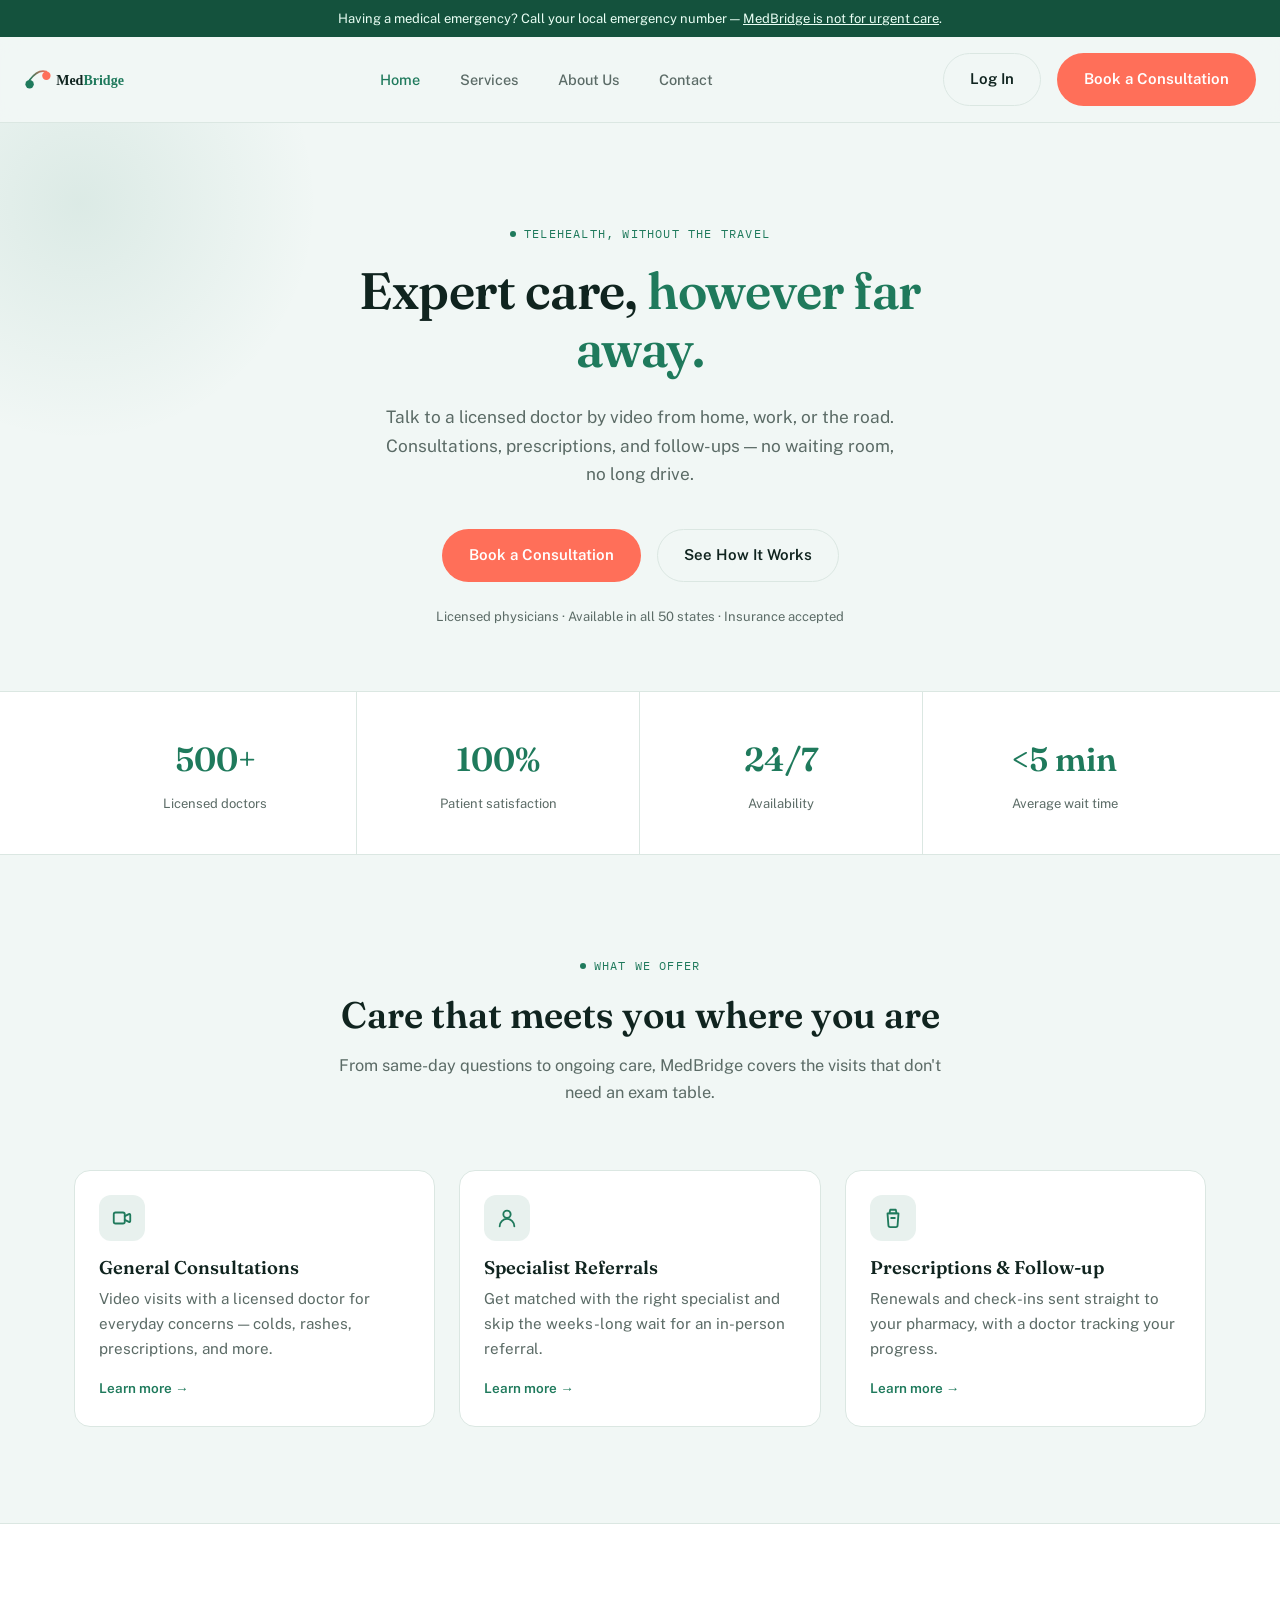
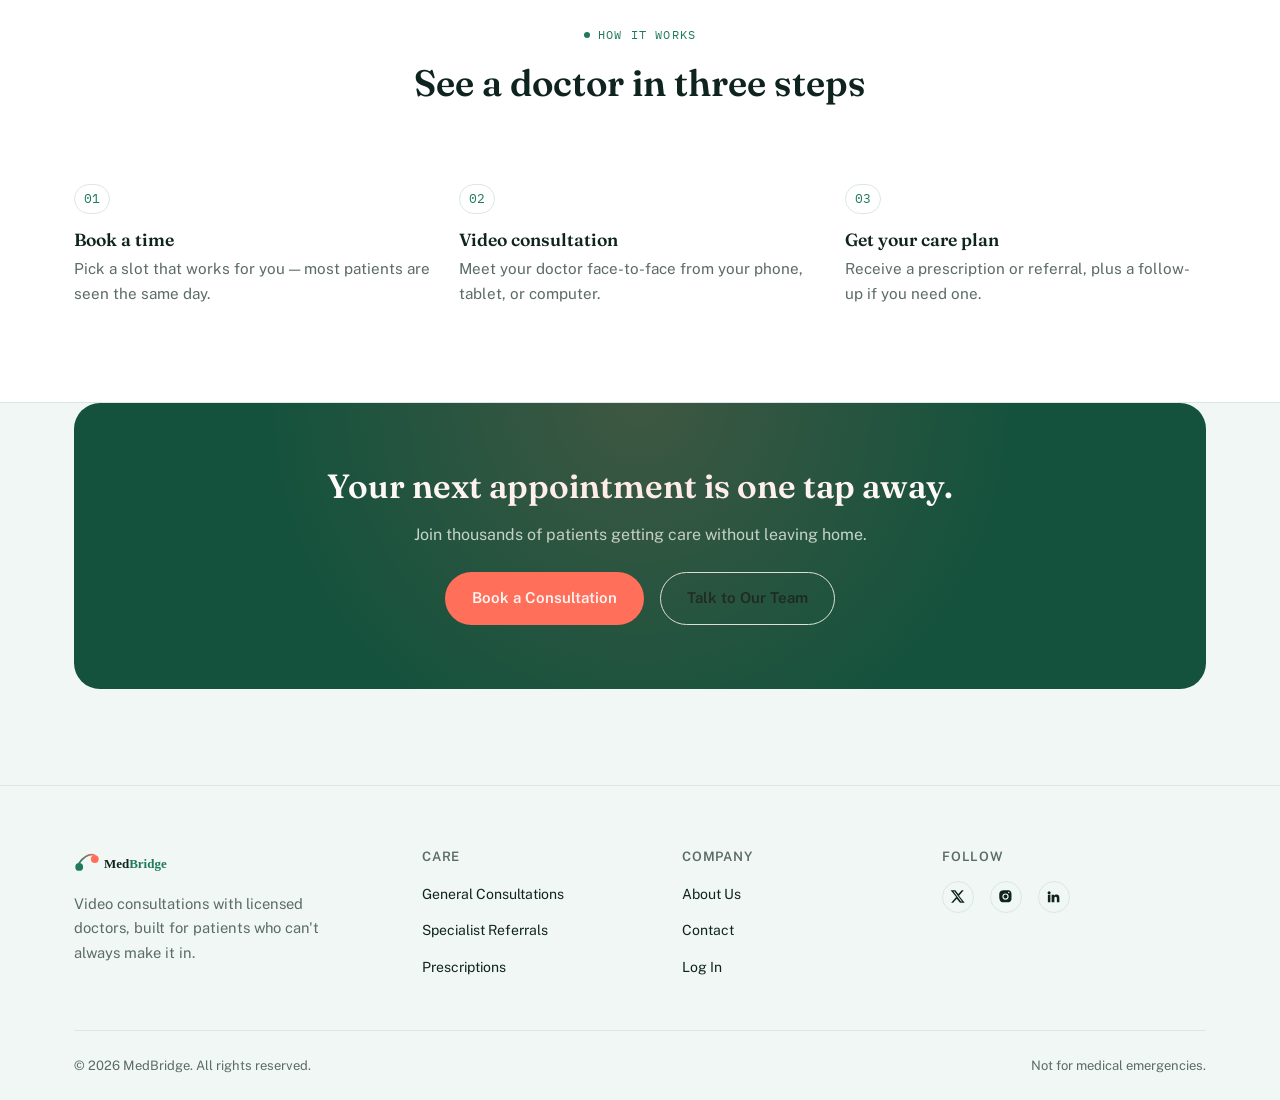
<file: MEDBRIDGE/index.html>
<!DOCTYPE html>
<html lang="en">
<head>
<meta charset="UTF-8">
<meta name="viewport" content="width=device-width, initial-scale=1.0">
<title>MedBridge — Expert Care, However Far Away</title>
<meta name="description" content="MedBridge connects patients with licensed doctors for video consultations, prescriptions, and follow-up care from anywhere.">
<link rel="icon" href="assets/logo.svg" type="image/svg+xml">
<link rel="preconnect" href="https://fonts.googleapis.com">
<link href="https://fonts.googleapis.com/css2?family=Fraunces:wght@500;600&family=Public+Sans:wght@400;500;600&family=IBM+Plex+Mono:wght@500;600&display=swap" rel="stylesheet">
<link rel="stylesheet" href="css/style.css">
</head>
<body>

<div class="notice-strip">
  Having a medical emergency? Call your local emergency number — <a href="contact.html">MedBridge is not for urgent care</a>.
</div>

<!-- ============ HEADER ============ -->
<header class="site-header">
  <nav class="nav" id="siteNav">
    <a href="index.html" class="nav-logo" aria-label="MedBridge home">
      <img src="assets/logo.svg" alt="MedBridge logo">
    </a>

    <ul class="nav-links">
      <li><a href="index.html" aria-current="page">Home</a></li>
      <li><a href="services.html">Services</a></li>
      <li><a href="about.html">About Us</a></li>
      <li><a href="contact.html">Contact</a></li>
    </ul>

    <div class="nav-actions">
      <a href="login.html" class="btn btn-ghost">Log In</a>
      <a href="signup.html" class="btn btn-primary">Book a Consultation</a>
    </div>

    <button class="nav-toggle" id="navToggle" aria-label="Toggle menu" aria-expanded="false" aria-controls="siteNav">
      <svg width="18" height="18" viewBox="0 0 24 24" fill="none" stroke="currentColor" stroke-width="2"><line x1="3" y1="6" x2="21" y2="6"/><line x1="3" y1="12" x2="21" y2="12"/><line x1="3" y1="18" x2="21" y2="18"/></svg>
    </button>
  </nav>
</header>

<main>
  <!-- ============ HERO ============ -->
  <section class="hero">
    <div class="wrap hero-centered">
      <div class="hero-copy">
        <span class="eyebrow">Telehealth, without the travel</span>
        <h1>Expert care, <span class="accent">however far away.</span></h1>
        <p class="hero-sub">
          Talk to a licensed doctor by video from home, work, or the road. Consultations,
          prescriptions, and follow-ups — no waiting room, no long drive.
        </p>
        <div class="hero-actions">
          <a href="signup.html" class="btn btn-primary">Book a Consultation</a>
          <a href="#how-it-works" class="btn btn-ghost">See How It Works</a>
        </div>
        <p class="hero-note">Licensed physicians · Available in all 50 states · Insurance accepted</p>
      </div>
    </div>
  </section>

  <!-- ============ STAT ============ -->
  <section class="stat-strip">
    <div class="wrap stat-grid">
      <div class="stat"><div class="stat-num">500+</div><div class="stat-label">Licensed doctors</div></div>
      <div class="stat"><div class="stat-num">100%</div><div class="stat-label">Patient satisfaction</div></div>
      <div class="stat"><div class="stat-num">24/7</div><div class="stat-label">Availability</div></div>
      <div class="stat"><div class="stat-num">&lt;5 min</div><div class="stat-label">Average wait time</div></div>
    </div>
  </section>

  <!-- ============ SERVICES PREVIEW ============ -->
  <section class="section" id="services">
    <div class="wrap">
      <div class="section-head">
        <span class="eyebrow">What we offer</span>
        <h2>Care that meets you where you are</h2>
        <p>From same-day questions to ongoing care, MedBridge covers the visits that don't need an exam table.</p>
      </div>

      <div class="card-grid">
        <article class="service-card">
          <div class="service-icon">
            <svg viewBox="0 0 24 24" fill="none" stroke-width="2" stroke-linecap="round" stroke-linejoin="round"><path d="M15 10l4.55-2.28A1 1 0 0 1 21 8.62v6.76a1 1 0 0 1-1.45.9L15 14"/><rect x="3" y="6" width="12" height="12" rx="2"/></svg>
          </div>
          <h3>General Consultations</h3>
          <p>Video visits with a licensed doctor for everyday concerns — colds, rashes, prescriptions, and more.</p>
          <a href="services.html" class="service-link">Learn more →</a>
        </article>

        <article class="service-card">
          <div class="service-icon">
            <svg viewBox="0 0 24 24" fill="none" stroke-width="2" stroke-linecap="round" stroke-linejoin="round"><circle cx="12" cy="8" r="4"/><path d="M4 21c0-4.4 3.6-8 8-8s8 3.6 8 8"/></svg>
          </div>
          <h3>Specialist Referrals</h3>
          <p>Get matched with the right specialist and skip the weeks-long wait for an in-person referral.</p>
          <a href="services.html" class="service-link">Learn more →</a>
        </article>

        <article class="service-card">
          <div class="service-icon">
            <svg viewBox="0 0 24 24" fill="none" stroke-width="2" stroke-linecap="round" stroke-linejoin="round"><path d="M9 3h6l1 4H8l1-4z"/><path d="M6 7h12l-1 13a2 2 0 0 1-2 2H9a2 2 0 0 1-2-2L6 7z"/><path d="M10 12h4"/></svg>
          </div>
          <h3>Prescriptions &amp; Follow-up</h3>
          <p>Renewals and check-ins sent straight to your pharmacy, with a doctor tracking your progress.</p>
          <a href="services.html" class="service-link">Learn more →</a>
        </article>
      </div>
    </div>
  </section>

  <!-- ============ HOW IT WORKS ============ -->
  <section class="section" id="how-it-works" style="background:var(--panel); border-top:1px solid var(--line); border-bottom:1px solid var(--line);">
    <div class="wrap">
      <div class="section-head">
        <span class="eyebrow">How it works</span>
        <h2>See a doctor in three steps</h2>
      </div>

      <div class="steps">
        <div class="step">
          <span class="step-index">01</span>
          <h3>Book a time</h3>
          <p>Pick a slot that works for you — most patients are seen the same day.</p>
        </div>
        <div class="step">
          <span class="step-index">02</span>
          <h3>Video consultation</h3>
          <p>Meet your doctor face-to-face from your phone, tablet, or computer.</p>
        </div>
        <div class="step">
          <span class="step-index">03</span>
          <h3>Get your care plan</h3>
          <p>Receive a prescription or referral, plus a follow-up if you need one.</p>
        </div>
      </div>
    </div>
  </section>

  <!-- ============ CTA BANNER ============ -->
  <section class="section" style="padding-top:0;">
    <div class="wrap">
      <div class="cta-banner">
        <h2>Your next appointment is one tap away.</h2>
        <p>Join thousands of patients getting care without leaving home.</p>
        <div class="hero-actions">
          <a href="signup.html" class="btn btn-primary">Book a Consultation</a>
          <a href="contact.html" class="btn btn-ghost">Talk to Our Team</a>
        </div>
      </div>
    </div>
  </section>
</main>

<!-- ============ FOOTER ============ -->
<footer class="site-footer">
  <div class="wrap">
    <div class="footer-grid">
      <div class="footer-brand">
        <img src="assets/logo.svg" alt="MedBridge logo" style="height:26px;">
        <p>Video consultations with licensed doctors, built for patients who can't always make it in.</p>
      </div>

      <div class="footer-col">
        <h4>Care</h4>
        <ul>
          <li><a href="services.html">General Consultations</a></li>
          <li><a href="services.html">Specialist Referrals</a></li>
          <li><a href="services.html">Prescriptions</a></li>
        </ul>
      </div>

      <div class="footer-col">
        <h4>Company</h4>
        <ul>
          <li><a href="about.html">About Us</a></li>
          <li><a href="contact.html">Contact</a></li>
          <li><a href="login.html">Log In</a></li>
        </ul>
      </div>

      <div class="footer-col">
        <h4>Follow</h4>
        <div class="social-row">
          <a href="#" aria-label="Twitter / X"><svg viewBox="0 0 24 24" fill="currentColor"><path d="M18.9 2H22l-7.6 8.7L23.5 22H16l-5.2-6.4L4.9 22H1.8l8.1-9.3L1 2h7.6l4.7 5.9L18.9 2zm-1.3 18h1.7L7.3 4H5.5l12.1 16z"/></svg></a>
          <a href="#" aria-label="Instagram"><svg viewBox="0 0 24 24" fill="currentColor"><path d="M12 2c2.7 0 3.1 0 4.1.06 1 .05 1.7.2 2.3.45.6.25 1.1.6 1.6 1.1.5.5.85 1 1.1 1.6.24.6.4 1.3.45 2.3.06 1 .06 1.4.06 4.1s0 3.1-.06 4.1c-.05 1-.21 1.7-.45 2.3a4.6 4.6 0 0 1-1.1 1.6 4.6 4.6 0 0 1-1.6 1.1c-.6.24-1.3.4-2.3.45-1 .06-1.4.06-4.1.06s-3.1 0-4.1-.06c-1-.05-1.7-.21-2.3-.45a4.6 4.6 0 0 1-1.6-1.1 4.6 4.6 0 0 1-1.1-1.6c-.24-.6-.4-1.3-.45-2.3C2 15.1 2 14.7 2 12s0-3.1.06-4.1c.05-1 .21-1.7.45-2.3.25-.6.6-1.1 1.1-1.6.5-.5 1-.85 1.6-1.1.6-.24 1.3-.4 2.3-.45C8.9 2 9.3 2 12 2zm0 5a5 5 0 1 0 0 10 5 5 0 0 0 0-10zm0 8.2a3.2 3.2 0 1 1 0-6.4 3.2 3.2 0 0 1 0 6.4zm5.2-8.4a1.2 1.2 0 1 0 0-2.4 1.2 1.2 0 0 0 0 2.4z"/></svg></a>
          <a href="#" aria-label="LinkedIn"><svg viewBox="0 0 24 24" fill="currentColor"><path d="M4.98 3.5a2.5 2.5 0 1 1 0 5 2.5 2.5 0 0 1 0-5zM3 9h4v12H3zM9 9h3.8v1.7h.05c.53-1 1.83-2.05 3.77-2.05 4.03 0 4.78 2.65 4.78 6.1V21h-4v-5.6c0-1.34-.02-3.06-1.87-3.06-1.87 0-2.16 1.46-2.16 2.96V21H9z"/></svg></a>
        </div>
      </div>
    </div>

    <div class="footer-bottom">
      <span>&copy; 2026 MedBridge. All rights reserved.</span>
      <span>Not for medical emergencies.</span>
    </div>
  </div>
</footer>

<script>
  const navToggle = document.getElementById('navToggle');
  const nav = document.getElementById('siteNav');
  navToggle.addEventListener('click', () => {
    const isOpen = nav.classList.toggle('open');
    navToggle.setAttribute('aria-expanded', isOpen);
  });
</script>

</body>
</html>
</file>
<file: MEDBRIDGE/css/style.css>
/* =========================================================
   MedBridge — Telemedicine Landing Page Stylesheet
   ========================================================= */

:root {
  /* Color */
  --bg: #f1f7f5;
  --panel: #ffffff;
  --panel-2: #eaf3ef;
  --line: #dbe7e2;
  --ink: #10241f;
  --ink-muted: #5b6b66;
  --teal: #1f7a5c;
  --teal-dark: #14523d;
  --teal-soft: rgba(31, 122, 92, 0.1);
  --coral: #ff6f59;
  --coral-soft: rgba(255, 111, 89, 0.12);

  /* Type */
  --font-display: 'Fraunces', Georgia, serif;
  --font-body: 'Public Sans', -apple-system, BlinkMacSystemFont, 'Segoe UI', sans-serif;
  --font-mono: 'IBM Plex Mono', 'Courier New', monospace;

  /* Layout */
  --max-width: 1180px;
  --radius-sm: 10px;
  --radius-md: 16px;
  --radius-lg: 26px;
  --space-1: 8px;
  --space-2: 16px;
  --space-3: 24px;
  --space-4: 40px;
  --space-5: 64px;
  --space-6: 96px;
}

*, *::before, *::after { box-sizing: border-box; }
html { scroll-behavior: smooth; }
body {
  margin: 0;
  background: var(--bg);
  color: var(--ink);
  font-family: var(--font-body);
  font-size: 16px;
  line-height: 1.65;
  -webkit-font-smoothing: antialiased;
}
img { max-width: 100%; display: block; }
a { color: inherit; text-decoration: none; }
ul { list-style: none; margin: 0; padding: 0; }
h1, h2, h3, h4 { font-family: var(--font-display); margin: 0; line-height: 1.15; font-weight: 600; }
p { margin: 0; }
button { font-family: inherit; cursor: pointer; }

a:focus-visible, button:focus-visible, input:focus-visible {
  outline: 2px solid var(--teal);
  outline-offset: 3px;
  border-radius: 4px;
}

@media (prefers-reduced-motion: reduce) {
  html { scroll-behavior: auto; }
  * { animation-duration: 0.001ms !important; transition-duration: 0.001ms !important; }
}

.wrap { max-width: var(--max-width); margin: 0 auto; padding: 0 var(--space-3); }

.eyebrow {
  display: inline-flex;
  align-items: center;
  gap: 8px;
  font-family: var(--font-mono);
  font-size: 12px;
  letter-spacing: 0.1em;
  text-transform: uppercase;
  color: var(--teal);
}
.eyebrow::before {
  content: "";
  width: 6px; height: 6px;
  border-radius: 50%;
  background: var(--teal);
}

.btn {
  display: inline-flex;
  align-items: center;
  justify-content: center;
  gap: 8px;
  padding: 13px 26px;
  border-radius: 999px;
  font-weight: 600;
  font-size: 15px;
  border: 1px solid transparent;
  transition: transform 0.15s ease, background 0.15s ease, border-color 0.15s ease;
}
.btn:hover { transform: translateY(-1px); }
.btn-primary { background: var(--coral); color: #fff; }
.btn-primary:hover { background: #ff5c42; }
.btn-ghost { background: transparent; border-color: var(--line); color: var(--ink); }
.btn-ghost:hover { border-color: var(--teal); color: var(--teal); }

/* ---------- Header ---------- */
.site-header {
  position: sticky;
  top: 0;
  z-index: 50;
  background: rgba(241, 247, 245, 0.9);
  backdrop-filter: blur(10px);
  border-bottom: 1px solid var(--line);
}
.nav {
  display: flex;
  align-items: center;
  justify-content: space-between;
  padding: var(--space-2) var(--space-3);
}
.nav-logo img { height: 28px; width: auto; }
.nav-links { display: flex; align-items: center; gap: var(--space-4); }
.nav-links a { font-size: 14.5px; font-weight: 500; color: var(--ink-muted); transition: color 0.15s ease; }
.nav-links a:hover, .nav-links a[aria-current="page"] { color: var(--teal); }
.nav-actions { display: flex; align-items: center; gap: var(--space-2); }
.nav-toggle {
  display: none;
  background: none;
  border: 1px solid var(--line);
  border-radius: var(--radius-sm);
  padding: 8px 10px;
  color: var(--ink);
}

/* ---------- Emergency notice strip ---------- */
.notice-strip {
  background: var(--teal-dark);
  color: #eafff5;
  font-size: 13px;
  text-align: center;
  padding: 8px var(--space-3);
}
.notice-strip a { text-decoration: underline; }

/* ---------- Hero ---------- */
.hero { padding: var(--space-6) 0 var(--space-5); position: relative; overflow: hidden; }
.hero::before {
  content: "";
  position: absolute;
  top: -160px; left: -160px;
  width: 480px; height: 480px;
  background: radial-gradient(circle, var(--teal-soft) 0%, transparent 70%);
  pointer-events: none;
}
.hero-grid { display: grid; grid-template-columns: 1.1fr 0.9fr; gap: var(--space-5); align-items: center; position: relative; }
.hero-centered { max-width: 680px; text-align: center; position: relative; }
.hero-centered .hero-sub { margin-left: auto; margin-right: auto; }
.hero-centered .hero-actions { justify-content: center; }
.hero h1 { font-size: clamp(2.3rem, 4vw, 3.4rem); margin: var(--space-2) 0 var(--space-3); letter-spacing: -0.01em; }
.hero h1 .accent { color: var(--teal); }
.hero-sub { color: var(--ink-muted); font-size: 1.08rem; max-width: 48ch; margin-bottom: var(--space-4); }
.hero-actions { display: flex; gap: var(--space-2); flex-wrap: wrap; }
.hero-note { margin-top: var(--space-3); font-size: 13px; color: var(--ink-muted); }

/* Signature element: consultation call card */
.call-card {
  background: var(--panel);
  border: 1px solid var(--line);
  border-radius: var(--radius-lg);
  padding: var(--space-3);
  box-shadow: 0 20px 40px -24px rgba(16, 36, 31, 0.25);
}
.call-preview {
  background: var(--teal-dark);
  border-radius: var(--radius-md);
  aspect-ratio: 4 / 3;
  position: relative;
  overflow: hidden;
  display: flex;
  align-items: flex-end;
  padding: var(--space-2);
}
.call-preview::before {
  content: "";
  position: absolute; inset: 0;
  background: radial-gradient(circle at 30% 20%, rgba(255,255,255,0.12), transparent 55%);
}
.call-avatar {
  width: 64px; height: 64px;
  border-radius: 50%;
  background: linear-gradient(135deg, var(--coral), #ffb199);
  border: 3px solid rgba(255,255,255,0.25);
}
.call-tag {
  position: absolute; top: var(--space-2); left: var(--space-2);
  background: rgba(0,0,0,0.35);
  color: #fff; font-family: var(--font-mono); font-size: 11px;
  padding: 4px 10px; border-radius: 999px;
  display: flex; align-items: center; gap: 6px;
}
.call-tag::before {
  content: ""; width: 6px; height: 6px; border-radius: 50%;
  background: #4dffb0; animation: pulse 1.6s ease-in-out infinite;
}
@keyframes pulse {
  0%, 100% { opacity: 1; } 50% { opacity: 0.4; }
}
.call-meta { color: #eafff5; font-size: 13px; position: relative; }
.call-meta strong { display: block; font-family: var(--font-display); font-size: 16px; font-weight: 600; }

.call-details { margin-top: var(--space-2); }
.call-row {
  display: flex; justify-content: space-between; align-items: center;
  padding: 9px 2px; border-bottom: 1px dashed var(--line);
  font-size: 13.5px;
}
.call-row:last-child { border-bottom: none; }
.call-row .label { color: var(--ink-muted); }
.call-row .value { font-family: var(--font-mono); font-weight: 600; color: var(--teal); }

/* ---------- Stat strip ---------- */
.stat-strip { border-top: 1px solid var(--line); border-bottom: 1px solid var(--line); background: var(--panel); }
.stat-grid { display: grid; grid-template-columns: repeat(4, 1fr); }
.stat { padding: var(--space-4) var(--space-3); text-align: center; border-right: 1px solid var(--line); }
.stat:last-child { border-right: none; }
.stat-num { font-family: var(--font-display); font-size: clamp(1.6rem, 2.6vw, 2.1rem); font-weight: 600; color: var(--teal); }
.stat-label { margin-top: 6px; font-size: 13px; color: var(--ink-muted); }

/* ---------- Section shell ---------- */
.section { padding: var(--space-6) 0; }
.section-head { max-width: 640px; margin: 0 auto var(--space-5); text-align: center; }
.section-head h2 { font-size: clamp(1.8rem, 3vw, 2.3rem); margin: var(--space-2) 0 var(--space-2); }
.section-head p { color: var(--ink-muted); font-size: 1.02rem; }

/* ---------- Services ---------- */
.card-grid { display: grid; grid-template-columns: repeat(3, 1fr); gap: var(--space-3); }
.service-card {
  background: var(--panel);
  border: 1px solid var(--line);
  border-radius: var(--radius-md);
  padding: var(--space-3);
  transition: border-color 0.2s ease, transform 0.2s ease;
}
.service-card:hover { border-color: var(--teal); transform: translateY(-3px); }
.service-icon {
  width: 46px; height: 46px; border-radius: 12px;
  background: var(--teal-soft);
  display: flex; align-items: center; justify-content: center;
  margin-bottom: var(--space-2);
}
.service-icon svg { width: 22px; height: 22px; stroke: var(--teal); }
.service-card h3 { font-size: 1.15rem; margin-bottom: 8px; }
.service-card p { color: var(--ink-muted); font-size: 0.95rem; }
.service-link { display: inline-flex; align-items: center; gap: 6px; margin-top: var(--space-2); font-size: 13.5px; font-weight: 600; color: var(--teal); }

/* ---------- How it works ---------- */
.steps { display: grid; grid-template-columns: repeat(3, 1fr); gap: var(--space-3); }
.step { position: relative; padding-top: var(--space-2); }
.step-index {
  font-family: var(--font-mono); font-size: 13px; color: var(--teal);
  border: 1px solid var(--line); display: inline-block;
  padding: 3px 9px; border-radius: 20px; margin-bottom: var(--space-2);
}
.step h3 { font-size: 1.1rem; margin-bottom: 6px; }
.step p { color: var(--ink-muted); font-size: 0.95rem; }

/* ---------- Testimonials ---------- */
.testimonial-grid { display: grid; grid-template-columns: repeat(3, 1fr); gap: var(--space-3); }
.testimonial { background: var(--panel); border: 1px solid var(--line); border-radius: var(--radius-md); padding: var(--space-3); }
.testimonial p.quote { font-size: 0.98rem; color: var(--ink); margin-bottom: var(--space-2); }
.testimonial .who { display: flex; align-items: center; gap: 10px; }
.avatar { width: 36px; height: 36px; border-radius: 50%; background: linear-gradient(135deg, var(--teal), var(--coral)); flex-shrink: 0; }
.who-name { font-size: 13.5px; font-weight: 600; }
.who-role { font-size: 12px; color: var(--ink-muted); }

/* ---------- CTA banner ---------- */
.cta-banner {
  background: var(--teal-dark);
  color: #eafff5;
  border-radius: var(--radius-lg);
  padding: var(--space-5) var(--space-4);
  text-align: center;
  position: relative;
  overflow: hidden;
}
.cta-banner::after {
  content: "";
  position: absolute; inset: 0;
  background: radial-gradient(circle at 50% 0%, rgba(255,111,89,0.18), transparent 60%);
  pointer-events: none;
}
.cta-banner h2 { color: #fff; font-size: clamp(1.6rem, 3vw, 2.1rem); margin-bottom: var(--space-2); position: relative; }
.cta-banner p { color: rgba(234,255,245,0.8); margin-bottom: var(--space-3); position: relative; }
.cta-banner .hero-actions { justify-content: center; position: relative; }

/* ---------- Footer ---------- */
.site-footer { border-top: 1px solid var(--line); padding: var(--space-5) 0 var(--space-3); }
.footer-grid { display: grid; grid-template-columns: 1.4fr 1fr 1fr 1.2fr; gap: var(--space-4); margin-bottom: var(--space-4); }
.footer-brand p { color: var(--ink-muted); font-size: 0.92rem; margin-top: var(--space-2); max-width: 32ch; }
.footer-col h4 { font-size: 13px; letter-spacing: 0.06em; text-transform: uppercase; color: var(--ink-muted); margin-bottom: var(--space-2); font-family: var(--font-body); font-weight: 600; }
.footer-col ul li { margin-bottom: 10px; }
.footer-col a { font-size: 14px; color: var(--ink); }
.footer-col a:hover { color: var(--teal); }
.footer-bottom {
  border-top: 1px solid var(--line); padding-top: var(--space-3);
  display: flex; justify-content: space-between; align-items: center; flex-wrap: wrap; gap: var(--space-2);
  font-size: 13px; color: var(--ink-muted);
}
.social-row { display: flex; gap: var(--space-2); }
.social-row a {
  width: 32px; height: 32px; display: flex; align-items: center; justify-content: center;
  border: 1px solid var(--line); border-radius: 50%;
  transition: border-color 0.15s ease, color 0.15s ease;
}
.social-row a:hover { border-color: var(--teal); color: var(--teal); }
.social-row svg { width: 15px; height: 15px; }

/* =========================================================
   Responsive
   ========================================================= */
@media (max-width: 960px) {
  .hero-grid { grid-template-columns: 1fr; }
  .card-grid, .steps, .testimonial-grid { grid-template-columns: repeat(2, 1fr); }
  .footer-grid { grid-template-columns: 1fr 1fr; }
  .stat-grid { grid-template-columns: repeat(2, 1fr); }
  .stat:nth-child(2) { border-right: none; }
}

@media (max-width: 720px) {
  .nav-links { display: none; }
  .nav-toggle { display: inline-flex; }
  .nav.open .nav-links {
    display: flex; position: absolute; top: 64px; left: 0; right: 0;
    flex-direction: column; background: var(--panel); border-bottom: 1px solid var(--line);
    padding: var(--space-3); gap: var(--space-2);
  }
  .card-grid, .steps, .testimonial-grid { grid-template-columns: 1fr; }
  .footer-grid { grid-template-columns: 1fr 1fr; }
  .stat-grid { grid-template-columns: 1fr 1fr; }
  .section { padding: var(--space-5) 0; }
  .hero { padding: var(--space-5) 0 var(--space-4); }
}

@media (max-width: 480px) {
  .footer-grid { grid-template-columns: 1fr; }
  .stat-grid { grid-template-columns: 1fr; }
  .stat { border-right: none; border-bottom: 1px solid var(--line); }
  .stat:last-child { border-bottom: none; }
}
</file>
